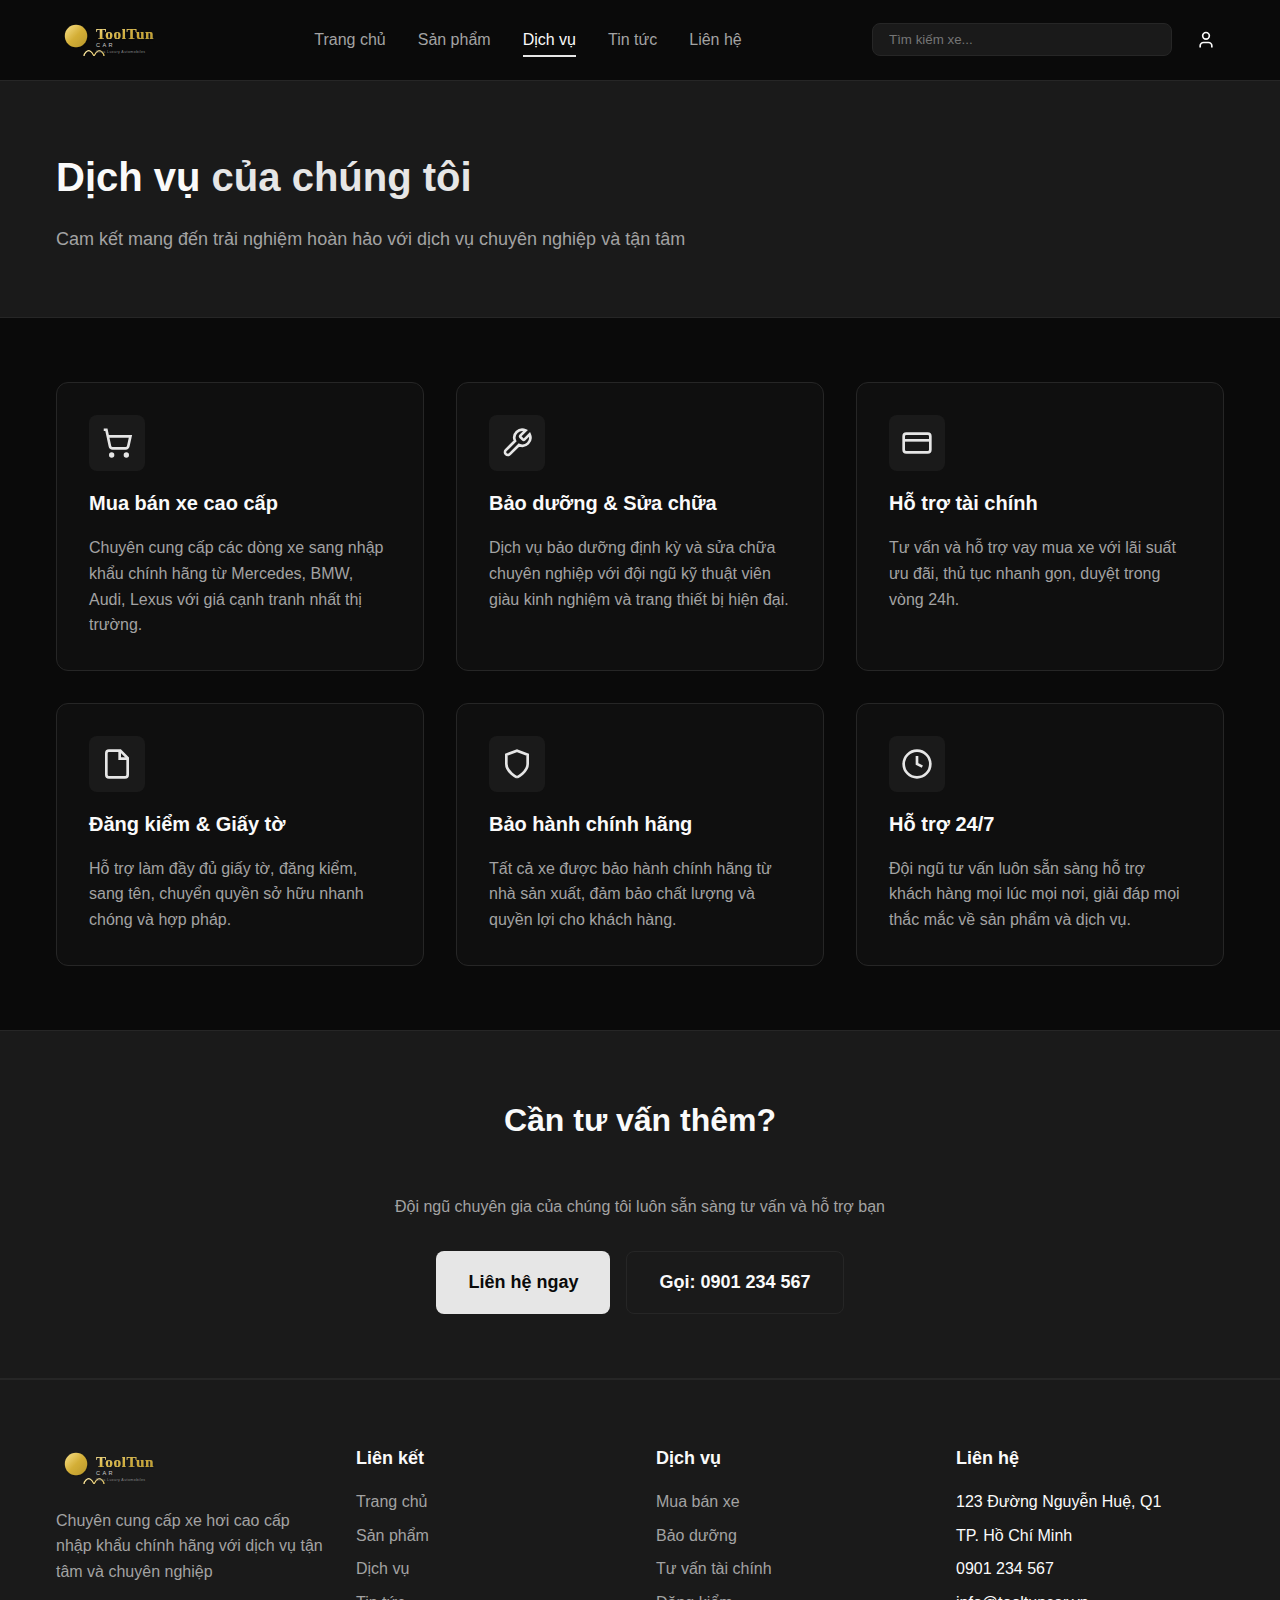
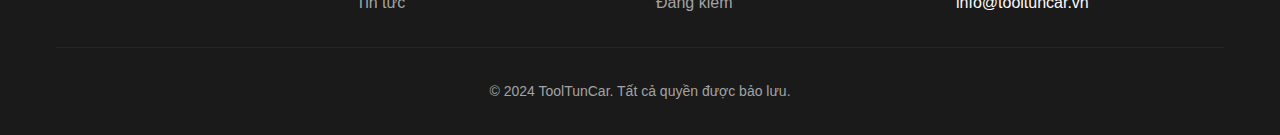
<file: public/dich-vu.html>
<!DOCTYPE html>
<html lang="vi">
<head>
    <meta charset="UTF-8">
    <meta name="viewport" content="width=device-width, initial-scale=1.0">
    <title>Dịch Vụ - ToolTunCar</title>
    <meta name="description" content="Dịch vụ chuyên nghiệp: mua bán, bảo dưỡng, tài chính, đăng kiểm">
    <link rel="stylesheet" href="styles.css">
</head>
<body>
    <!-- Header -->
    <header class="header">
        <div class="container">
            <div class="header-content">
                <a href="index.html" class="logo">
                    <img src="logo-v2.svg" alt="ToolTunCar Logo">
                </a>
                
                <nav class="nav-desktop">
                    <a href="index.html" class="nav-link">Trang chủ</a>
                    <a href="san-pham.html" class="nav-link">Sản phẩm</a>
                    <a href="dich-vu.html" class="nav-link active">Dịch vụ</a>
                    <a href="tin-tuc.html" class="nav-link">Tin tức</a>
                    <a href="lien-he.html" class="nav-link">Liên hệ</a>
                </nav>

                <div class="header-actions">
                    <input type="search" placeholder="Tìm kiếm xe..." class="search-input">
                    <button class="icon-btn">
                        <svg xmlns="http://www.w3.org/2000/svg" width="20" height="20" viewBox="0 0 24 24" fill="none" stroke="currentColor" stroke-width="2">
                            <path d="M19 21v-2a4 4 0 0 0-4-4H9a4 4 0 0 0-4 4v2"/>
                            <circle cx="12" cy="7" r="4"/>
                        </svg>
                    </button>
                    <button class="mobile-menu-btn" onclick="toggleMobileMenu()">
                        <svg xmlns="http://www.w3.org/2000/svg" width="24" height="24" viewBox="0 0 24 24" fill="none" stroke="currentColor" stroke-width="2">
                            <line x1="4" x2="20" y1="12" y2="12"/>
                            <line x1="4" x2="20" y1="6" y2="6"/>
                            <line x1="4" x2="20" y1="18" y2="18"/>
                        </svg>
                    </button>
                </div>
            </div>
        </div>

        <nav class="nav-mobile" id="mobileMenu">
            <a href="index.html" class="nav-link-mobile">Trang chủ</a>
            <a href="san-pham.html" class="nav-link-mobile">Sản phẩm</a>
            <a href="dich-vu.html" class="nav-link-mobile active">Dịch vụ</a>
            <a href="tin-tuc.html" class="nav-link-mobile">Tin tức</a>
            <a href="lien-he.html" class="nav-link-mobile">Liên hệ</a>
            <input type="search" placeholder="Tìm kiếm xe..." class="search-input-mobile">
        </nav>
    </header>

    <!-- Page Header -->
    <section class="page-header">
        <div class="container">
            <h1 class="page-title">
                Dịch vụ <span class="text-primary">của chúng tôi</span>
            </h1>
            <p class="page-subtitle">
                Cam kết mang đến trải nghiệm hoàn hảo với dịch vụ chuyên nghiệp và tận tâm
            </p>
        </div>
    </section>

    <!-- Services Grid -->
    <section class="services-section">
        <div class="container">
            <div class="services-grid">
                <div class="service-card">
                    <div class="service-icon">
                        <svg xmlns="http://www.w3.org/2000/svg" width="32" height="32" viewBox="0 0 24 24" fill="none" stroke="currentColor" stroke-width="2">
                            <circle cx="8" cy="21" r="1"/>
                            <circle cx="19" cy="21" r="1"/>
                            <path d="M2.05 2.05h2l2.66 12.42a2 2 0 0 0 2 1.58h9.78a2 2 0 0 0 1.95-1.57l1.65-7.43H5.12"/>
                        </svg>
                    </div>
                    <h3 class="service-title">Mua bán xe cao cấp</h3>
                    <p class="service-description">
                        Chuyên cung cấp các dòng xe sang nhập khẩu chính hãng từ Mercedes, BMW, Audi, Lexus với giá cạnh tranh nhất thị trường.
                    </p>
                </div>

                <div class="service-card">
                    <div class="service-icon">
                        <svg xmlns="http://www.w3.org/2000/svg" width="32" height="32" viewBox="0 0 24 24" fill="none" stroke="currentColor" stroke-width="2">
                            <path d="M14.7 6.3a1 1 0 0 0 0 1.4l1.6 1.6a1 1 0 0 0 1.4 0l3.77-3.77a6 6 0 0 1-7.94 7.94l-6.91 6.91a2.12 2.12 0 0 1-3-3l6.91-6.91a6 6 0 0 1 7.94-7.94l-3.76 3.76z"/>
                        </svg>
                    </div>
                    <h3 class="service-title">Bảo dưỡng & Sửa chữa</h3>
                    <p class="service-description">
                        Dịch vụ bảo dưỡng định kỳ và sửa chữa chuyên nghiệp với đội ngũ kỹ thuật viên giàu kinh nghiệm và trang thiết bị hiện đại.
                    </p>
                </div>

                <div class="service-card">
                    <div class="service-icon">
                        <svg xmlns="http://www.w3.org/2000/svg" width="32" height="32" viewBox="0 0 24 24" fill="none" stroke="currentColor" stroke-width="2">
                            <rect width="20" height="14" x="2" y="5" rx="2"/>
                            <line x1="2" x2="22" y1="10" y2="10"/>
                        </svg>
                    </div>
                    <h3 class="service-title">Hỗ trợ tài chính</h3>
                    <p class="service-description">
                        Tư vấn và hỗ trợ vay mua xe với lãi suất ưu đãi, thủ tục nhanh gọn, duyệt trong vòng 24h.
                    </p>
                </div>

                <div class="service-card">
                    <div class="service-icon">
                        <svg xmlns="http://www.w3.org/2000/svg" width="32" height="32" viewBox="0 0 24 24" fill="none" stroke="currentColor" stroke-width="2">
                            <path d="M14.5 2H6a2 2 0 0 0-2 2v16a2 2 0 0 0 2 2h12a2 2 0 0 0 2-2V7.5L14.5 2z"/>
                            <polyline points="14 2 14 8 20 8"/>
                        </svg>
                    </div>
                    <h3 class="service-title">Đăng kiểm & Giấy tờ</h3>
                    <p class="service-description">
                        Hỗ trợ làm đầy đủ giấy tờ, đăng kiểm, sang tên, chuyển quyền sở hữu nhanh chóng và hợp pháp.
                    </p>
                </div>

                <div class="service-card">
                    <div class="service-icon">
                        <svg xmlns="http://www.w3.org/2000/svg" width="32" height="32" viewBox="0 0 24 24" fill="none" stroke="currentColor" stroke-width="2">
                            <path d="M12 22s8-4 8-10V5l-8-3-8 3v7c0 6 8 10 8 10"/>
                        </svg>
                    </div>
                    <h3 class="service-title">Bảo hành chính hãng</h3>
                    <p class="service-description">
                        Tất cả xe được bảo hành chính hãng từ nhà sản xuất, đảm bảo chất lượng và quyền lợi cho khách hàng.
                    </p>
                </div>

                <div class="service-card">
                    <div class="service-icon">
                        <svg xmlns="http://www.w3.org/2000/svg" width="32" height="32" viewBox="0 0 24 24" fill="none" stroke="currentColor" stroke-width="2">
                            <circle cx="12" cy="12" r="10"/>
                            <polyline points="12 6 12 12 16 14"/>
                        </svg>
                    </div>
                    <h3 class="service-title">Hỗ trợ 24/7</h3>
                    <p class="service-description">
                        Đội ngũ tư vấn luôn sẵn sàng hỗ trợ khách hàng mọi lúc mọi nơi, giải đáp mọi thắc mắc về sản phẩm và dịch vụ.
                    </p>
                </div>
            </div>
        </div>
    </section>

    <!-- CTA Section -->
    <section class="cta-section">
        <div class="container text-center">
            <h2 class="section-title">
                Cần tư vấn thêm?
            </h2>
            <p class="section-subtitle" style="max-width: 42rem; margin: 0 auto 2rem;">
                Đội ngũ chuyên gia của chúng tôi luôn sẵn sàng tư vấn và hỗ trợ bạn
            </p>
            <div class="cta-buttons">
                <a href="lien-he.html" class="btn btn-primary btn-lg">Liên hệ ngay</a>
                <a href="tel:0901234567" class="btn btn-outline btn-lg">Gọi: 0901 234 567</a>
            </div>
        </div>
    </section>

    <!-- Footer -->
    <footer class="footer">
        <div class="container">
            <div class="footer-grid">
                <div class="footer-col">
                    <img src="logo-v2.svg" alt="ToolTunCar" class="footer-logo">
                    <p class="footer-description">
                        Chuyên cung cấp xe hơi cao cấp nhập khẩu chính hãng với dịch vụ tận tâm và chuyên nghiệp
                    </p>
                </div>

                <div class="footer-col">
                    <h3 class="footer-title">Liên kết</h3>
                    <ul class="footer-links">
                        <li><a href="index.html">Trang chủ</a></li>
                        <li><a href="san-pham.html">Sản phẩm</a></li>
                        <li><a href="dich-vu.html">Dịch vụ</a></li>
                        <li><a href="tin-tuc.html">Tin tức</a></li>
                    </ul>
                </div>

                <div class="footer-col">
                    <h3 class="footer-title">Dịch vụ</h3>
                    <ul class="footer-links">
                        <li><a href="dich-vu.html">Mua bán xe</a></li>
                        <li><a href="dich-vu.html">Bảo dưỡng</a></li>
                        <li><a href="dich-vu.html">Tư vấn tài chính</a></li>
                        <li><a href="dich-vu.html">Đăng kiểm</a></li>
                    </ul>
                </div>

                <div class="footer-col">
                    <h3 class="footer-title">Liên hệ</h3>
                    <ul class="footer-links">
                        <li>123 Đường Nguyễn Huệ, Q1</li>
                        <li>TP. Hồ Chí Minh</li>
                        <li>0901 234 567</li>
                        <li>info@tooltuncar.vn</li>
                    </ul>
                </div>
            </div>

            <div class="footer-bottom">
                <p>&copy; 2024 ToolTunCar. Tất cả quyền được bảo lưu.</p>
            </div>
        </div>
    </footer>

    <script src="script.js"></script>
</body>
</html>
</file>
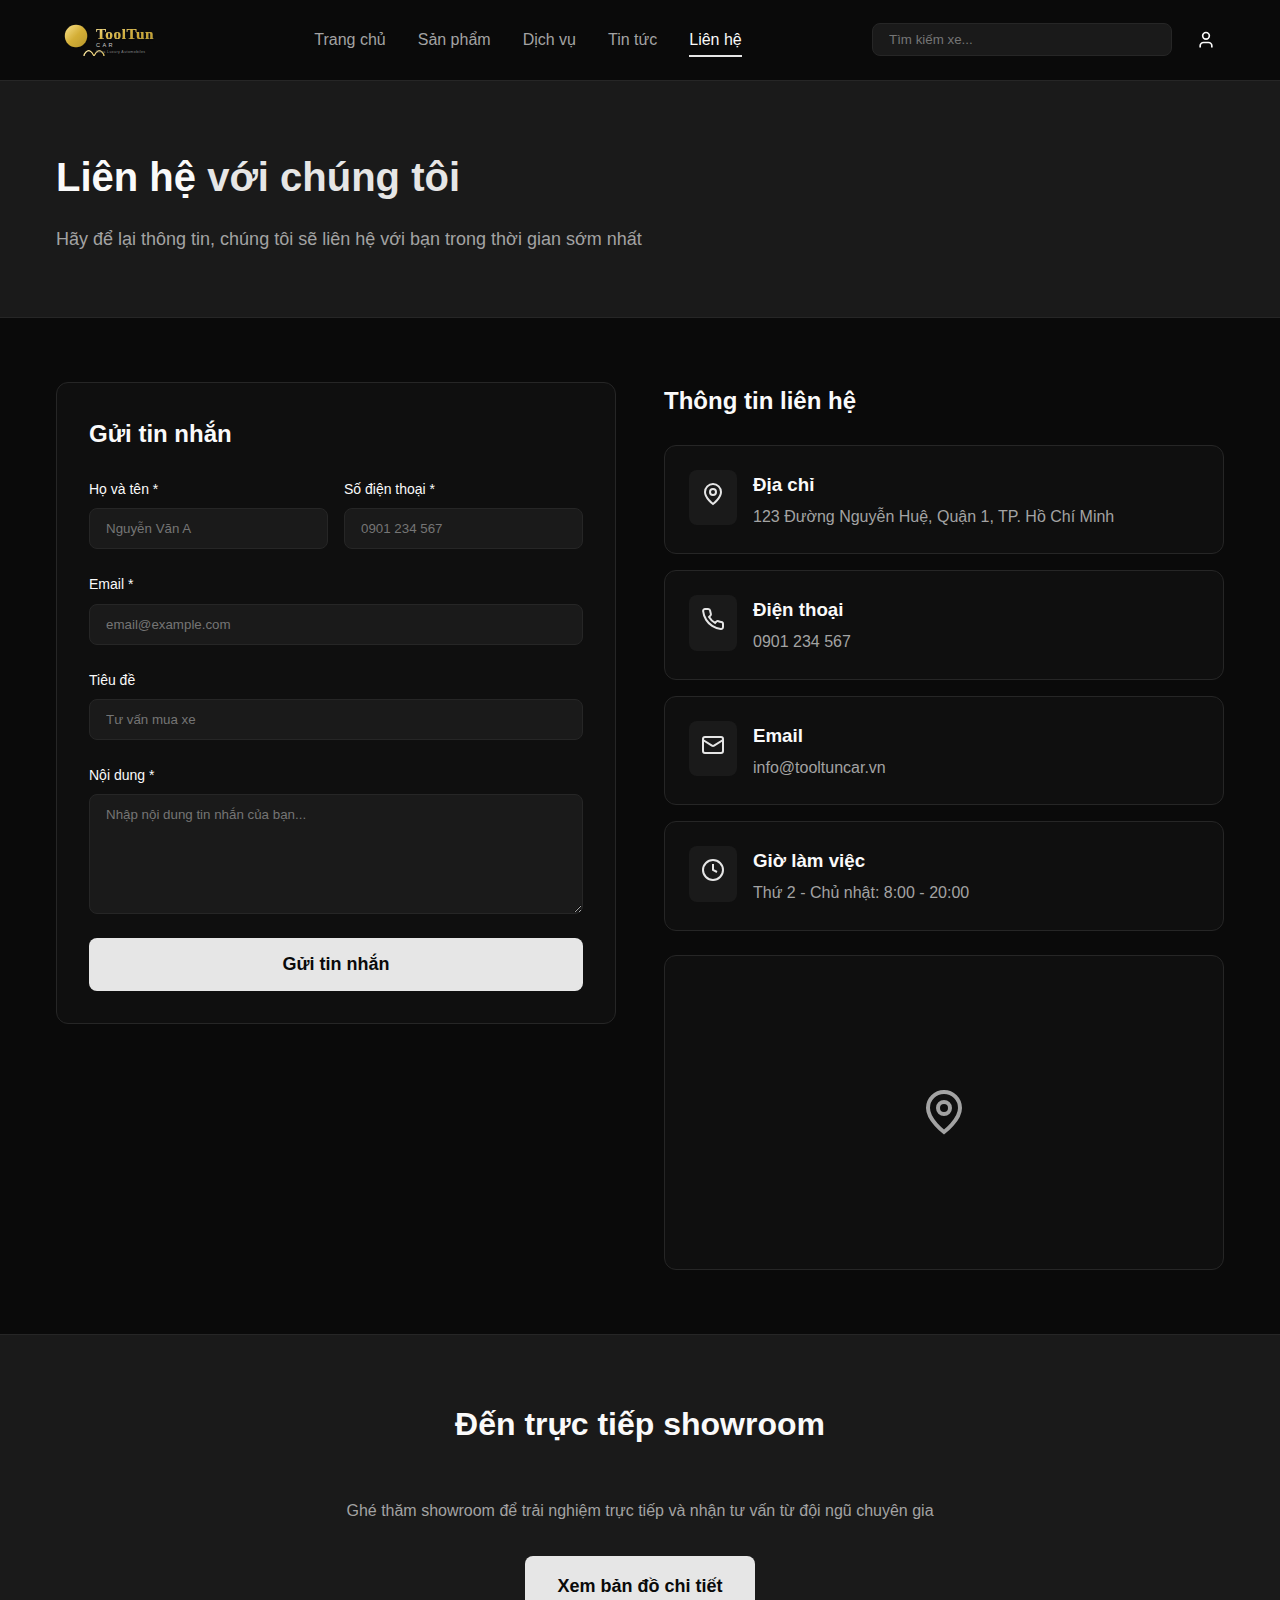
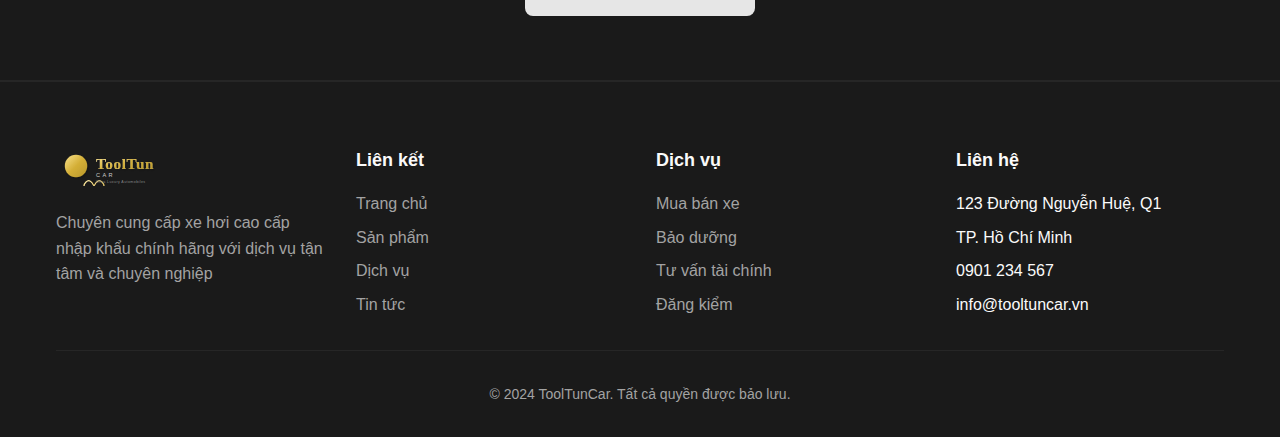
<file: public/lien-he.html>
<!DOCTYPE html>
<html lang="vi">
<head>
    <meta charset="UTF-8">
    <meta name="viewport" content="width=device-width, initial-scale=1.0">
    <title>Liên Hệ - ToolTunCar</title>
    <meta name="description" content="Liên hệ với ToolTunCar để được tư vấn về xe cao cấp">
    <link rel="stylesheet" href="styles.css">
</head>
<body>
    <!-- Header -->
    <header class="header">
        <div class="container">
            <div class="header-content">
                <a href="index.html" class="logo">
                    <img src="logo-v2.svg" alt="ToolTunCar Logo">
                </a>
                
                <nav class="nav-desktop">
                    <a href="index.html" class="nav-link">Trang chủ</a>
                    <a href="san-pham.html" class="nav-link">Sản phẩm</a>
                    <a href="dich-vu.html" class="nav-link">Dịch vụ</a>
                    <a href="tin-tuc.html" class="nav-link">Tin tức</a>
                    <a href="lien-he.html" class="nav-link active">Liên hệ</a>
                </nav>

                <div class="header-actions">
                    <input type="search" placeholder="Tìm kiếm xe..." class="search-input">
                    <button class="icon-btn">
                        <svg xmlns="http://www.w3.org/2000/svg" width="20" height="20" viewBox="0 0 24 24" fill="none" stroke="currentColor" stroke-width="2">
                            <path d="M19 21v-2a4 4 0 0 0-4-4H9a4 4 0 0 0-4 4v2"/>
                            <circle cx="12" cy="7" r="4"/>
                        </svg>
                    </button>
                    <button class="mobile-menu-btn" onclick="toggleMobileMenu()">
                        <svg xmlns="http://www.w3.org/2000/svg" width="24" height="24" viewBox="0 0 24 24" fill="none" stroke="currentColor" stroke-width="2">
                            <line x1="4" x2="20" y1="12" y2="12"/>
                            <line x1="4" x2="20" y1="6" y2="6"/>
                            <line x1="4" x2="20" y1="18" y2="18"/>
                        </svg>
                    </button>
                </div>
            </div>
        </div>

        <nav class="nav-mobile" id="mobileMenu">
            <a href="index.html" class="nav-link-mobile">Trang chủ</a>
            <a href="san-pham.html" class="nav-link-mobile">Sản phẩm</a>
            <a href="dich-vu.html" class="nav-link-mobile">Dịch vụ</a>
            <a href="tin-tuc.html" class="nav-link-mobile">Tin tức</a>
            <a href="lien-he.html" class="nav-link-mobile active">Liên hệ</a>
            <input type="search" placeholder="Tìm kiếm xe..." class="search-input-mobile">
        </nav>
    </header>

    <!-- Page Header -->
    <section class="page-header">
        <div class="container">
            <h1 class="page-title">
                Liên hệ <span class="text-primary">với chúng tôi</span>
            </h1>
            <p class="page-subtitle">
                Hãy để lại thông tin, chúng tôi sẽ liên hệ với bạn trong thời gian sớm nhất
            </p>
        </div>
    </section>

    <!-- Contact Section -->
    <section class="contact-section">
        <div class="container">
            <div class="contact-grid">
                <!-- Contact Form -->
                <div class="contact-form-wrapper">
                    <div class="contact-form-card">
                        <h2 class="form-title">Gửi tin nhắn</h2>
                        <form class="contact-form" onsubmit="handleSubmit(event)">
                            <div class="form-row">
                                <div class="form-group">
                                    <label for="name">Họ và tên *</label>
                                    <input type="text" id="name" placeholder="Nguyễn Văn A" required>
                                </div>
                                <div class="form-group">
                                    <label for="phone">Số điện thoại *</label>
                                    <input type="tel" id="phone" placeholder="0901 234 567" required>
                                </div>
                            </div>

                            <div class="form-group">
                                <label for="email">Email *</label>
                                <input type="email" id="email" placeholder="email@example.com" required>
                            </div>

                            <div class="form-group">
                                <label for="subject">Tiêu đề</label>
                                <input type="text" id="subject" placeholder="Tư vấn mua xe">
                            </div>

                            <div class="form-group">
                                <label for="message">Nội dung *</label>
                                <textarea id="message" rows="6" placeholder="Nhập nội dung tin nhắn của bạn..." required></textarea>
                            </div>

                            <button type="submit" class="btn btn-primary btn-lg btn-full">Gửi tin nhắn</button>
                        </form>
                    </div>
                </div>

                <!-- Contact Info -->
                <div class="contact-info-wrapper">
                    <h2 class="info-title">Thông tin liên hệ</h2>
                    <div class="contact-info-grid">
                        <div class="info-card">
                            <div class="info-icon">
                                <svg xmlns="http://www.w3.org/2000/svg" width="24" height="24" viewBox="0 0 24 24" fill="none" stroke="currentColor" stroke-width="2">
                                    <path d="M20 10c0 6-8 12-8 12s-8-6-8-12a8 8 0 0 1 16 0Z"/>
                                    <circle cx="12" cy="10" r="3"/>
                                </svg>
                            </div>
                            <div>
                                <h3 class="info-label">Địa chỉ</h3>
                                <p class="info-value">123 Đường Nguyễn Huệ, Quận 1, TP. Hồ Chí Minh</p>
                            </div>
                        </div>

                        <div class="info-card">
                            <div class="info-icon">
                                <svg xmlns="http://www.w3.org/2000/svg" width="24" height="24" viewBox="0 0 24 24" fill="none" stroke="currentColor" stroke-width="2">
                                    <path d="M22 16.92v3a2 2 0 0 1-2.18 2 19.79 19.79 0 0 1-8.63-3.07 19.5 19.5 0 0 1-6-6 19.79 19.79 0 0 1-3.07-8.67A2 2 0 0 1 4.11 2h3a2 2 0 0 1 2 1.72 12.84 12.84 0 0 0 .7 2.81 2 2 0 0 1-.45 2.11L8.09 9.91a16 16 0 0 0 6 6l1.27-1.27a2 2 0 0 1 2.11-.45 12.84 12.84 0 0 0 2.81.7A2 2 0 0 1 22 16.92z"/>
                                </svg>
                            </div>
                            <div>
                                <h3 class="info-label">Điện thoại</h3>
                                <p class="info-value">0901 234 567</p>
                            </div>
                        </div>

                        <div class="info-card">
                            <div class="info-icon">
                                <svg xmlns="http://www.w3.org/2000/svg" width="24" height="24" viewBox="0 0 24 24" fill="none" stroke="currentColor" stroke-width="2">
                                    <rect width="20" height="16" x="2" y="4" rx="2"/>
                                    <path d="m22 7-8.97 5.7a1.94 1.94 0 0 1-2.06 0L2 7"/>
                                </svg>
                            </div>
                            <div>
                                <h3 class="info-label">Email</h3>
                                <p class="info-value">info@tooltuncar.vn</p>
                            </div>
                        </div>

                        <div class="info-card">
                            <div class="info-icon">
                                <svg xmlns="http://www.w3.org/2000/svg" width="24" height="24" viewBox="0 0 24 24" fill="none" stroke="currentColor" stroke-width="2">
                                    <circle cx="12" cy="12" r="10"/>
                                    <polyline points="12 6 12 12 16 14"/>
                                </svg>
                            </div>
                            <div>
                                <h3 class="info-label">Giờ làm việc</h3>
                                <p class="info-value">Thứ 2 - Chủ nhật: 8:00 - 20:00</p>
                            </div>
                        </div>
                    </div>

                    <!-- Map Placeholder -->
                    <div class="map-placeholder">
                        <svg xmlns="http://www.w3.org/2000/svg" width="48" height="48" viewBox="0 0 24 24" fill="none" stroke="currentColor" stroke-width="2">
                            <path d="M20 10c0 6-8 12-8 12s-8-6-8-12a8 8 0 0 1 16 0Z"/>
                            <circle cx="12" cy="10" r="3"/>
                        </svg>
                    </div>
                </div>
            </div>
        </div>
    </section>

    <!-- CTA Section -->
    <section class="cta-section">
        <div class="container text-center">
            <h2 class="section-title">
                Đến trực tiếp showroom
            </h2>
            <p class="section-subtitle" style="max-width: 42rem; margin: 0 auto 2rem;">
                Ghé thăm showroom để trải nghiệm trực tiếp và nhận tư vấn từ đội ngũ chuyên gia
            </p>
            <a href="#" class="btn btn-primary btn-lg">Xem bản đồ chi tiết</a>
        </div>
    </section>

    <!-- Footer -->
    <footer class="footer">
        <div class="container">
            <div class="footer-grid">
                <div class="footer-col">
                    <img src="logo-v2.svg" alt="ToolTunCar" class="footer-logo">
                    <p class="footer-description">
                        Chuyên cung cấp xe hơi cao cấp nhập khẩu chính hãng với dịch vụ tận tâm và chuyên nghiệp
                    </p>
                </div>

                <div class="footer-col">
                    <h3 class="footer-title">Liên kết</h3>
                    <ul class="footer-links">
                        <li><a href="index.html">Trang chủ</a></li>
                        <li><a href="san-pham.html">Sản phẩm</a></li>
                        <li><a href="dich-vu.html">Dịch vụ</a></li>
                        <li><a href="tin-tuc.html">Tin tức</a></li>
                    </ul>
                </div>

                <div class="footer-col">
                    <h3 class="footer-title">Dịch vụ</h3>
                    <ul class="footer-links">
                        <li><a href="dich-vu.html">Mua bán xe</a></li>
                        <li><a href="dich-vu.html">Bảo dưỡng</a></li>
                        <li><a href="dich-vu.html">Tư vấn tài chính</a></li>
                        <li><a href="dich-vu.html">Đăng kiểm</a></li>
                    </ul>
                </div>

                <div class="footer-col">
                    <h3 class="footer-title">Liên hệ</h3>
                    <ul class="footer-links">
                        <li>123 Đường Nguyễn Huệ, Q1</li>
                        <li>TP. Hồ Chí Minh</li>
                        <li>0901 234 567</li>
                        <li>info@tooltuncar.vn</li>
                    </ul>
                </div>
            </div>

            <div class="footer-bottom">
                <p>&copy; 2024 ToolTunCar. Tất cả quyền được bảo lưu.</p>
            </div>
        </div>
    </footer>

    <script src="script.js"></script>
</body>
</html>
</file>
<file: public/styles.css>
/* Reset & Base Styles */
* {
    margin: 0;
    padding: 0;
    box-sizing: border-box;
}

:root {
    /* Colors - Dark Theme with Premium Silver/White */
    --bg-primary: hsl(0, 0%, 4%);
    --bg-secondary: hsl(0, 0%, 10%);
    --bg-card: hsl(0, 0%, 6%);
    --text-primary: hsl(0, 0%, 98%);
    --text-muted: hsl(0, 0%, 64%);
    --primary: hsl(0, 0%, 90%);
    --primary-foreground: hsl(0, 0%, 4%);
    --border: hsl(0, 0%, 15%);
    --premium-glow: hsl(0, 0%, 98%);
    
    /* Spacing */
    --container-width: 1200px;
    --spacing-sm: 0.5rem;
    --spacing-md: 1rem;
    --spacing-lg: 1.5rem;
    --spacing-xl: 2rem;
    --spacing-2xl: 3rem;
    --spacing-3xl: 4rem;
    
    /* Typography */
    --font-base: 'Inter', -apple-system, BlinkMacSystemFont, 'Segoe UI', sans-serif;
    
    /* Transitions */
    --transition: all 0.3s ease;
}

body {
    font-family: var(--font-base);
    background-color: var(--bg-primary);
    color: var(--text-primary);
    line-height: 1.6;
    -webkit-font-smoothing: antialiased;
    -moz-osx-font-smoothing: grayscale;
}

/* Container */
.container {
    max-width: var(--container-width);
    margin: 0 auto;
    padding: 0 var(--spacing-md);
}

/* Header */
.header {
    position: sticky;
    top: 0;
    z-index: 50;
    background-color: var(--bg-primary);
    border-bottom: 1px solid var(--border);
    backdrop-filter: blur(10px);
}

.header-content {
    display: flex;
    align-items: center;
    justify-content: space-between;
    padding: var(--spacing-md) 0;
}

.logo img {
    height: 40px;
    width: auto;
}

.nav-desktop {
    display: none;
    gap: var(--spacing-xl);
}

.nav-link {
    color: var(--text-muted);
    text-decoration: none;
    font-weight: 500;
    transition: var(--transition);
    position: relative;
}

.nav-link:hover,
.nav-link.active {
    color: var(--text-primary);
}

.nav-link.active::after {
    content: '';
    position: absolute;
    bottom: -4px;
    left: 0;
    right: 0;
    height: 2px;
    background-color: var(--primary);
}

.header-actions {
    display: flex;
    align-items: center;
    gap: var(--spacing-md);
}

.search-input {
    display: none;
    padding: 0.5rem var(--spacing-md);
    background-color: var(--bg-secondary);
    border: 1px solid var(--border);
    border-radius: 0.5rem;
    color: var(--text-primary);
    outline: none;
    transition: var(--transition);
}

.search-input:focus {
    border-color: var(--primary);
}

.icon-btn,
.mobile-menu-btn {
    background: none;
    border: none;
    color: var(--text-primary);
    cursor: pointer;
    padding: 0.5rem;
    display: flex;
    align-items: center;
    justify-content: center;
    transition: var(--transition);
}

.icon-btn:hover,
.mobile-menu-btn:hover {
    color: var(--primary);
}

.mobile-menu-btn {
    display: flex;
}

/* Mobile Navigation */
.nav-mobile {
    display: none;
    flex-direction: column;
    gap: var(--spacing-sm);
    padding: var(--spacing-md) 0;
    border-top: 1px solid var(--border);
}

.nav-mobile.active {
    display: flex;
}

.nav-link-mobile {
    color: var(--text-muted);
    text-decoration: none;
    padding: var(--spacing-md);
    border-radius: 0.5rem;
    transition: var(--transition);
}

.nav-link-mobile:hover,
.nav-link-mobile.active {
    background-color: var(--bg-secondary);
    color: var(--text-primary);
}

.search-input-mobile {
    padding: 0.75rem var(--spacing-md);
    background-color: var(--bg-secondary);
    border: 1px solid var(--border);
    border-radius: 0.5rem;
    color: var(--text-primary);
    outline: none;
    margin-top: var(--spacing-sm);
}

/* Hero Section */
.hero {
    position: relative;
    min-height: 100vh;
    display: flex;
    align-items: center;
    overflow: hidden;
}

.hero-image {
    position: absolute;
    inset: 0;
    z-index: 0;
}

.hero-image img {
    width: 100%;
    height: 100%;
    object-fit: cover;
}

.hero-image::after {
    content: '';
    position: absolute;
    inset: 0;
    background: linear-gradient(180deg, rgba(10, 10, 10, 0) 0%, rgba(10, 10, 10, 0.8) 70%, rgba(10, 10, 10, 1) 100%);
}

.hero-content {
    position: relative;
    z-index: 1;
    width: 100%;
    padding: var(--spacing-3xl) 0;
}

.hero-badge {
    display: inline-flex;
    align-items: center;
    gap: 0.5rem;
    padding: 0.5rem var(--spacing-md);
    background-color: rgba(255, 255, 255, 0.1);
    backdrop-filter: blur(10px);
    border: 1px solid rgba(255, 255, 255, 0.2);
    border-radius: 2rem;
    margin-bottom: var(--spacing-lg);
    font-size: 0.875rem;
}

.hero-title {
    font-size: 3rem;
    font-weight: 700;
    margin-bottom: var(--spacing-lg);
    line-height: 1.2;
}

.gradient-text {
    background: linear-gradient(135deg, var(--primary), var(--premium-glow));
    -webkit-background-clip: text;
    -webkit-text-fill-color: transparent;
    background-clip: text;
}

.hero-description {
    font-size: 1.125rem;
    color: var(--text-muted);
    max-width: 600px;
    margin-bottom: var(--spacing-xl);
}

.hero-buttons {
    display: flex;
    flex-wrap: wrap;
    gap: var(--spacing-md);
    margin-bottom: var(--spacing-3xl);
}

.hero-stats {
    display: grid;
    grid-template-columns: repeat(auto-fit, minmax(120px, 1fr));
    gap: var(--spacing-xl);
    max-width: 600px;
}

.stat-item {
    text-align: center;
}

.stat-number {
    font-size: 2rem;
    font-weight: 700;
    color: var(--primary);
    margin-bottom: var(--spacing-sm);
}

.stat-label {
    font-size: 0.875rem;
    color: var(--text-muted);
}

/* Buttons */
.btn {
    display: inline-flex;
    align-items: center;
    justify-content: center;
    gap: 0.5rem;
    padding: 0.75rem 1.5rem;
    border-radius: 0.5rem;
    font-weight: 600;
    text-decoration: none;
    cursor: pointer;
    transition: var(--transition);
    border: none;
    font-size: 1rem;
}

.btn-primary {
    background-color: var(--primary);
    color: var(--primary-foreground);
}

.btn-primary:hover {
    background-color: hsl(0, 0%, 85%);
}

.btn-outline {
    background-color: transparent;
    border: 1px solid var(--border);
    color: var(--text-primary);
}

.btn-outline:hover {
    background-color: var(--bg-secondary);
    border-color: var(--primary);
}

.btn-sm {
    padding: 0.5rem 1rem;
    font-size: 0.875rem;
}

.btn-lg {
    padding: 1rem 2rem;
    font-size: 1.125rem;
}

.btn-full {
    width: 100%;
}

.btn-desktop {
    display: none;
}

.btn-mobile {
    display: block;
    margin-top: var(--spacing-lg);
}

/* Sections */
.brands-section,
.featured-section,
.products-section,
.services-section,
.news-section,
.contact-section,
.cta-section {
    padding: var(--spacing-3xl) 0;
}

.brands-section {
    background-color: var(--bg-secondary);
    border-top: 1px solid var(--border);
    border-bottom: 1px solid var(--border);
}

.page-header {
    background-color: var(--bg-secondary);
    border-bottom: 1px solid var(--border);
    padding: var(--spacing-3xl) 0;
}

.page-title {
    font-size: 2.5rem;
    margin-bottom: var(--spacing-md);
}

.page-subtitle {
    font-size: 1.125rem;
    color: var(--text-muted);
    max-width: 42rem;
}

.section-title {
    font-size: 2rem;
    text-align: center;
    margin-bottom: var(--spacing-2xl);
}

.section-subtitle {
    color: var(--text-muted);
    margin-bottom: var(--spacing-xl);
}

.section-header {
    display: flex;
    flex-direction: column;
    gap: var(--spacing-lg);
    margin-bottom: var(--spacing-2xl);
}

.text-primary {
    color: var(--primary);
}

.text-center {
    text-align: center;
}

/* Brands Grid */
.brands-grid {
    display: grid;
    grid-template-columns: repeat(2, 1fr);
    gap: var(--spacing-lg);
}

.brand-card {
    display: flex;
    align-items: center;
    justify-content: center;
    padding: var(--spacing-lg);
    background-color: var(--bg-primary);
    border: 1px solid var(--border);
    border-radius: 0.5rem;
    transition: var(--transition);
}

.brand-card:hover {
    border-color: hsl(0, 0%, 25%);
}

.brand-card img {
    height: 48px;
    width: auto;
    opacity: 0.7;
    transition: var(--transition);
}

.brand-card:hover img {
    opacity: 1;
}

/* Cars Grid */
.cars-grid {
    display: grid;
    grid-template-columns: 1fr;
    gap: var(--spacing-xl);
}

.car-card {
    background-color: var(--bg-card);
    border: 1px solid var(--border);
    border-radius: 0.75rem;
    overflow: hidden;
    transition: var(--transition);
}

.car-card:hover {
    border-color: hsl(0, 0%, 25%);
    transform: translateY(-4px);
}

.car-image {
    aspect-ratio: 16 / 9;
    overflow: hidden;
}

.car-image img {
    width: 100%;
    height: 100%;
    object-fit: cover;
    transition: transform 0.5s ease;
}

.car-card:hover .car-image img {
    transform: scale(1.05);
}

.car-content {
    padding: var(--spacing-lg);
}

.car-header {
    display: flex;
    justify-content: space-between;
    align-items: start;
    margin-bottom: var(--spacing-sm);
}

.car-name {
    font-size: 1.25rem;
    font-weight: 600;
}

.car-brand {
    font-size: 0.75rem;
    padding: 0.25rem 0.75rem;
    background-color: var(--bg-secondary);
    border-radius: 1rem;
    color: var(--text-muted);
}

.car-price {
    font-size: 1.5rem;
    font-weight: 700;
    color: var(--primary);
    margin-bottom: var(--spacing-md);
}

.car-specs {
    display: flex;
    flex-wrap: wrap;
    gap: var(--spacing-sm);
    color: var(--text-muted);
    font-size: 0.875rem;
    margin-bottom: var(--spacing-lg);
}

/* Filters */
.filters-section {
    border-bottom: 1px solid var(--border);
    padding: var(--spacing-lg) 0;
}

.filters-wrapper {
    display: flex;
    flex-wrap: wrap;
    align-items: center;
    gap: var(--spacing-md);
}

.filter-buttons {
    display: flex;
    flex-wrap: wrap;
    gap: var(--spacing-sm);
}

/* Services Grid */
.services-grid {
    display: grid;
    grid-template-columns: 1fr;
    gap: var(--spacing-xl);
}

.service-card {
    background-color: var(--bg-card);
    border: 1px solid var(--border);
    border-radius: 0.75rem;
    padding: var(--spacing-xl);
    transition: var(--transition);
}

.service-card:hover {
    border-color: hsl(0, 0%, 25%);
}

.service-icon {
    display: inline-flex;
    padding: 0.75rem;
    background-color: var(--bg-secondary);
    border-radius: 0.5rem;
    margin-bottom: var(--spacing-md);
    transition: var(--transition);
}

.service-card:hover .service-icon {
    background-color: rgba(229, 229, 229, 0.1);
}

.service-icon svg {
    color: var(--primary);
}

.service-title {
    font-size: 1.25rem;
    margin-bottom: var(--spacing-md);
}

.service-description {
    color: var(--text-muted);
    line-height: 1.6;
}

/* News */
.featured-article-section {
    padding: var(--spacing-2xl) 0;
    border-bottom: 1px solid var(--border);
}

.featured-article {
    background-color: var(--bg-card);
    border: 1px solid var(--border);
    border-radius: 0.75rem;
    overflow: hidden;
    display: grid;
    grid-template-columns: 1fr;
}

.featured-article-image {
    position: relative;
    aspect-ratio: 16 / 9;
}

.featured-article-image img {
    width: 100%;
    height: 100%;
    object-fit: cover;
}

.featured-badge {
    position: absolute;
    top: 1rem;
    left: 1rem;
    padding: 0.25rem 0.75rem;
    background-color: var(--primary);
    color: var(--primary-foreground);
    border-radius: 2rem;
    font-size: 0.75rem;
    font-weight: 600;
}

.featured-article-content {
    padding: var(--spacing-xl);
    display: flex;
    flex-direction: column;
    justify-content: center;
}

.article-meta {
    display: flex;
    align-items: center;
    gap: 0.5rem;
    color: var(--text-muted);
    font-size: 0.875rem;
    margin-bottom: var(--spacing-md);
}

.featured-article-title {
    font-size: 1.875rem;
    margin-bottom: var(--spacing-md);
}

.featured-article-excerpt {
    color: var(--text-muted);
    margin-bottom: var(--spacing-lg);
}

.news-grid {
    display: grid;
    grid-template-columns: 1fr;
    gap: var(--spacing-xl);
}

.news-card {
    background-color: var(--bg-card);
    border: 1px solid var(--border);
    border-radius: 0.75rem;
    overflow: hidden;
    transition: var(--transition);
}

.news-card:hover {
    border-color: hsl(0, 0%, 25%);
}

.news-image {
    position: relative;
    aspect-ratio: 16 / 9;
    overflow: hidden;
}

.news-image img {
    width: 100%;
    height: 100%;
    object-fit: cover;
    transition: transform 0.5s ease;
}

.news-card:hover .news-image img {
    transform: scale(1.1);
}

.news-category {
    position: absolute;
    top: 1rem;
    left: 1rem;
    padding: 0.25rem 0.75rem;
    background-color: rgba(0, 0, 0, 0.7);
    backdrop-filter: blur(10px);
    border-radius: 2rem;
    font-size: 0.75rem;
    font-weight: 600;
}

.news-content {
    padding: var(--spacing-lg);
}

.news-date {
    display: flex;
    align-items: center;
    gap: 0.25rem;
    color: var(--text-muted);
    font-size: 0.75rem;
    margin-bottom: var(--spacing-md);
}

.news-title {
    font-size: 1.125rem;
    margin-bottom: var(--spacing-sm);
    transition: var(--transition);
}

.news-card:hover .news-title {
    color: var(--primary);
}

.news-excerpt {
    font-size: 0.875rem;
    color: var(--text-muted);
    margin-bottom: var(--spacing-md);
    display: -webkit-box;
    -webkit-line-clamp: 3;
    -webkit-box-orient: vertical;
    overflow: hidden;
}

.news-link {
    display: inline-flex;
    align-items: center;
    gap: 0.5rem;
    color: var(--text-primary);
    text-decoration: none;
    font-weight: 600;
    font-size: 0.875rem;
    transition: var(--transition);
}

.news-link:hover {
    color: var(--primary);
}

/* Contact */
.contact-grid {
    display: grid;
    grid-template-columns: 1fr;
    gap: var(--spacing-2xl);
}

.contact-form-card {
    background-color: var(--bg-card);
    border: 1px solid var(--border);
    border-radius: 0.75rem;
    padding: var(--spacing-xl);
}

.form-title,
.info-title {
    font-size: 1.5rem;
    margin-bottom: var(--spacing-lg);
}

.contact-form {
    display: flex;
    flex-direction: column;
    gap: var(--spacing-lg);
}

.form-row {
    display: grid;
    grid-template-columns: 1fr;
    gap: var(--spacing-md);
}

.form-group {
    display: flex;
    flex-direction: column;
    gap: var(--spacing-sm);
}

.form-group label {
    font-weight: 500;
    font-size: 0.875rem;
}

.form-group input,
.form-group textarea {
    padding: 0.75rem var(--spacing-md);
    background-color: var(--bg-secondary);
    border: 1px solid var(--border);
    border-radius: 0.5rem;
    color: var(--text-primary);
    outline: none;
    transition: var(--transition);
    font-family: inherit;
}

.form-group input:focus,
.form-group textarea:focus {
    border-color: var(--primary);
}

.form-group textarea {
    resize: vertical;
    min-height: 120px;
}

.contact-info-grid {
    display: grid;
    grid-template-columns: 1fr;
    gap: var(--spacing-md);
    margin-bottom: var(--spacing-lg);
}

.info-card {
    background-color: var(--bg-card);
    border: 1px solid var(--border);
    border-radius: 0.75rem;
    padding: var(--spacing-lg);
    display: flex;
    align-items: start;
    gap: var(--spacing-md);
}

.info-icon {
    padding: 0.75rem;
    background-color: var(--bg-secondary);
    border-radius: 0.5rem;
}

.info-icon svg {
    color: var(--primary);
}

.info-label {
    font-weight: 600;
    margin-bottom: 0.25rem;
}

.info-value {
    color: var(--text-muted);
}

.map-placeholder {
    background-color: var(--bg-card);
    border: 1px solid var(--border);
    border-radius: 0.75rem;
    aspect-ratio: 16 / 9;
    display: flex;
    align-items: center;
    justify-content: center;
    overflow: hidden;
}

.map-placeholder svg {
    color: var(--text-muted);
}

/* CTA Section */
.cta-section {
    background-color: var(--bg-secondary);
    border-top: 1px solid var(--border);
    border-bottom: 1px solid var(--border);
}

.cta-buttons {
    display: flex;
    flex-wrap: wrap;
    gap: var(--spacing-md);
    justify-content: center;
}

/* Footer */
.footer {
    background-color: var(--bg-secondary);
    border-top: 1px solid var(--border);
    padding: var(--spacing-3xl) 0 var(--spacing-xl);
}

.footer-grid {
    display: grid;
    grid-template-columns: 1fr;
    gap: var(--spacing-xl);
    margin-bottom: var(--spacing-xl);
}

.footer-logo {
    height: 40px;
    width: auto;
    margin-bottom: var(--spacing-md);
}

.footer-description {
    color: var(--text-muted);
    line-height: 1.6;
}

.footer-title {
    font-size: 1.125rem;
    margin-bottom: var(--spacing-md);
}

.footer-links {
    list-style: none;
    display: flex;
    flex-direction: column;
    gap: var(--spacing-sm);
}

.footer-links a {
    color: var(--text-muted);
    text-decoration: none;
    transition: var(--transition);
}

.footer-links a:hover {
    color: var(--text-primary);
}

.footer-bottom {
    text-align: center;
    padding-top: var(--spacing-xl);
    border-top: 1px solid var(--border);
    color: var(--text-muted);
    font-size: 0.875rem;
}

/* Responsive Design */
@media (min-width: 768px) {
    .nav-desktop {
        display: flex;
    }
    
    .mobile-menu-btn {
        display: none;
    }
    
    .search-input {
        display: block;
        width: 300px;
    }
    
    .hero-title {
        font-size: 4rem;
    }
    
    .brands-grid {
        grid-template-columns: repeat(3, 1fr);
    }
    
    .cars-grid {
        grid-template-columns: repeat(2, 1fr);
    }
    
    .services-grid {
        grid-template-columns: repeat(2, 1fr);
    }
    
    .news-grid {
        grid-template-columns: repeat(2, 1fr);
    }
    
    .featured-article {
        grid-template-columns: repeat(2, 1fr);
    }
    
    .featured-article-image {
        aspect-ratio: auto;
    }
    
    .contact-grid {
        grid-template-columns: repeat(2, 1fr);
    }
    
    .form-row {
        grid-template-columns: repeat(2, 1fr);
    }
    
    .footer-grid {
        grid-template-columns: repeat(2, 1fr);
    }
    
    .section-header {
        flex-direction: row;
        justify-content: space-between;
        align-items: flex-end;
    }
    
    .btn-desktop {
        display: inline-flex;
    }
    
    .btn-mobile {
        display: none;
    }
}

@media (min-width: 1024px) {
    .hero-title {
        font-size: 5rem;
    }
    
    .brands-grid {
        grid-template-columns: repeat(5, 1fr);
    }
    
    .cars-grid {
        grid-template-columns: repeat(3, 1fr);
    }
    
    .services-grid {
        grid-template-columns: repeat(3, 1fr);
    }
    
    .news-grid {
        grid-template-columns: repeat(3, 1fr);
    }
    
    .footer-grid {
        grid-template-columns: repeat(4, 1fr);
    }
}
</file>
